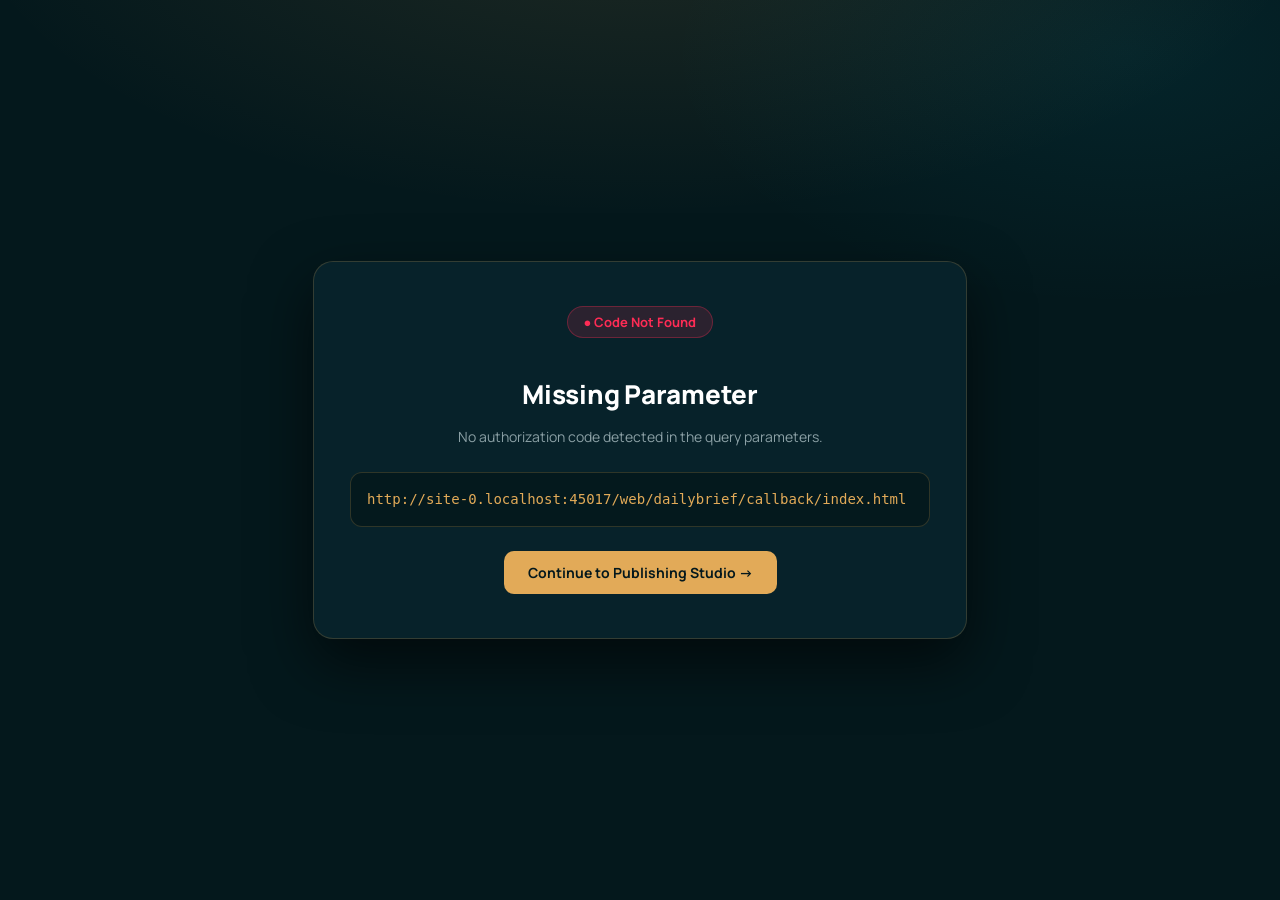
<file: web/dailybrief/callback/index.html>
<!DOCTYPE html>
<html lang="en">
<head>
  <meta charset="UTF-8">
  <meta name="viewport" content="width=device-width, initial-scale=1.0">
  <title>TikTok OAuth Success • Daily Brief Media Studio</title>
  <link rel="preconnect" href="https://fonts.googleapis.com">
  <link rel="preconnect" href="https://fonts.gstatic.com" crossorigin>
  <link href="https://fonts.googleapis.com/css2?family=Manrope:wght@400;600;700;800&display=swap" rel="stylesheet">
  <style>
    :root {
      --bg: #04181C;
      --card: #07222A;
      --border: rgba(226, 170, 88, 0.2);
      --text: #DBE4E6;
      --muted: #8BA0A5;
      --gold: #E2AA58;
      --cyan: #06B6D4;
      --green: #10B981;
      --red: #FE2C55;
    }
    body {
      background: var(--bg);
      color: var(--text);
      font-family: 'Manrope', -apple-system, BlinkMacSystemFont, "Segoe UI", Roboto, sans-serif;
      display: flex;
      align-items: center;
      justify-content: center;
      min-height: 100vh;
      margin: 0;
      padding: 24px;
      box-sizing: border-box;
      background-image:
        radial-gradient(1100px 520px at 50% -12%, rgba(226,170,88,.12), transparent 62%),
        radial-gradient(760px 420px at 88% 6%, rgba(6,182,212,.08), transparent 60%);
      background-repeat: no-repeat;
    }
    .auth-card {
      background: var(--card);
      border: 1px solid var(--border);
      border-radius: 20px;
      padding: 44px 36px;
      max-width: 580px;
      width: 100%;
      text-align: center;
      box-shadow: 0 24px 60px rgba(0,0,0,0.6);
    }
    .success-badge {
      display: inline-flex;
      align-items: center;
      gap: 8px;
      background: rgba(16, 185, 129, 0.15);
      border: 1px solid rgba(16, 185, 129, 0.3);
      color: #34D399;
      padding: 6px 16px;
      border-radius: 20px;
      font-size: 13px;
      font-weight: 700;
      margin-bottom: 20px;
    }
    .error-badge {
      display: inline-flex;
      align-items: center;
      gap: 8px;
      background: rgba(254, 44, 85, 0.15);
      border: 1px solid rgba(254, 44, 85, 0.3);
      color: #FE2C55;
      padding: 6px 16px;
      border-radius: 20px;
      font-size: 13px;
      font-weight: 700;
      margin-bottom: 20px;
    }
    h1 {
      font-size: 26px;
      font-weight: 800;
      letter-spacing: -0.01em;
      margin-bottom: 10px;
      color: #FFF;
    }
    p {
      font-size: 14px;
      color: var(--muted);
      line-height: 1.6;
      margin-bottom: 24px;
    }
    .code-box {
      background: rgba(4, 24, 28, 0.85);
      border: 1px solid var(--border);
      border-radius: 12px;
      padding: 16px;
      font-family: ui-monospace, SFMono-Regular, Menlo, Monaco, Consolas, monospace;
      font-size: 14px;
      word-break: break-all;
      margin-bottom: 24px;
      color: var(--gold);
      user-select: all;
      text-align: left;
      line-height: 1.5;
    }
    .btn-group {
      display: flex;
      justify-content: center;
      gap: 12px;
      flex-wrap: wrap;
    }
    .btn {
      background: var(--gold);
      color: #04181C;
      border: none;
      padding: 12px 24px;
      font-size: 14px;
      font-weight: 700;
      border-radius: 10px;
      cursor: pointer;
      transition: all 0.2s ease;
      display: inline-flex;
      align-items: center;
      gap: 8px;
      text-decoration: none;
    }
    .btn:hover {
      transform: translateY(-1px);
      box-shadow: 0 6px 20px rgba(226, 170, 88, 0.4);
    }
    .btn-secondary {
      background: rgba(255, 255, 255, 0.08);
      color: var(--text);
      border: 1px solid var(--border);
    }
    .btn-secondary:hover {
      background: rgba(255, 255, 255, 0.15);
      box-shadow: none;
      color: #FFF;
    }
  </style>
</head>
<body>
  <div class="auth-card" id="card">
    <div class="success-badge" id="badge">● TikTok OAuth 2.0 Connected</div>
    <h1 id="title">Creator Account Connected</h1>
    <p id="desc">Your TikTok creator profile has been securely authenticated with <strong>Daily Brief Media Studio</strong>. You can now review your video preview, select visibility settings, and publish via Direct Post.</p>
    
    <div class="code-box" id="codeText">Verifying OAuth 2.0 session...</div>
    
    <div class="btn-group">
      <a href="/studio#showcase" class="btn">
        Continue to Publishing Studio &rarr;
      </a>
      <button class="btn btn-secondary" id="copyBtn" onclick="copyCode()">
        Copy OAuth Reference
      </button>
    </div>
  </div>

  <script>
    const urlParams = new URLSearchParams(window.location.search);
    const code = urlParams.get('code');
    const error = urlParams.get('error') || urlParams.get('error_description');

    const badge = document.getElementById('badge');
    const title = document.getElementById('title');
    const desc = document.getElementById('desc');
    const codeText = document.getElementById('codeText');
    const copyBtn = document.getElementById('copyBtn');

    if (error) {
      badge.className = 'error-badge';
      badge.innerText = '● Authorization Error';
      title.innerText = 'Connection Failed';
      desc.innerText = 'TikTok returned an error: ' + error;
      codeText.innerText = error;
      copyBtn.style.display = 'none';
    } else if (code) {
      codeText.innerText = code;
    } else {
      badge.className = 'error-badge';
      badge.innerText = '● Code Not Found';
      title.innerText = 'Missing Parameter';
      desc.innerText = 'No authorization code detected in the query parameters.';
      codeText.innerText = window.location.href;
      copyBtn.style.display = 'none';
    }

    function copyCode() {
      if (code) {
        navigator.clipboard.writeText(code).then(() => {
          copyBtn.innerText = '✓ Copied';
          setTimeout(() => {
            copyBtn.innerText = 'Copy OAuth Reference';
          }, 3000);
        });
      }
    }
  </script>
</body>
</html>
</file>
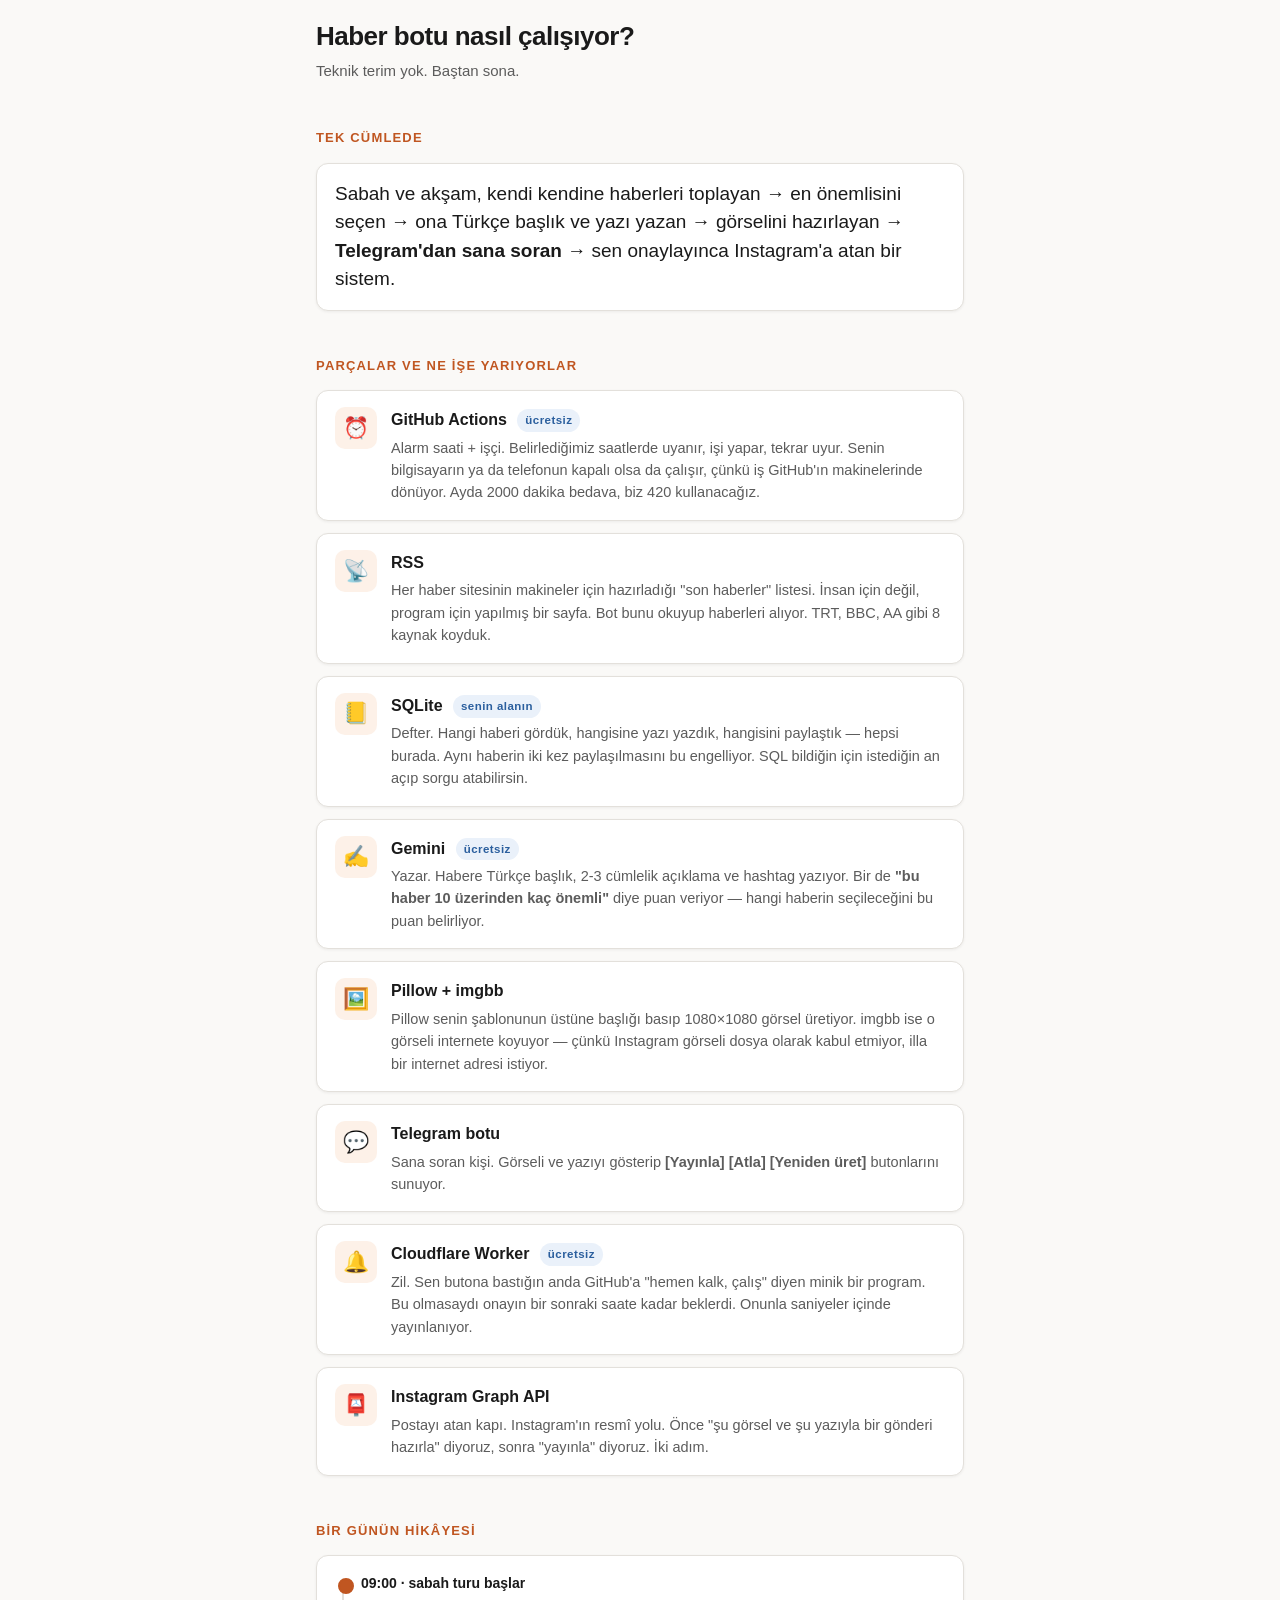
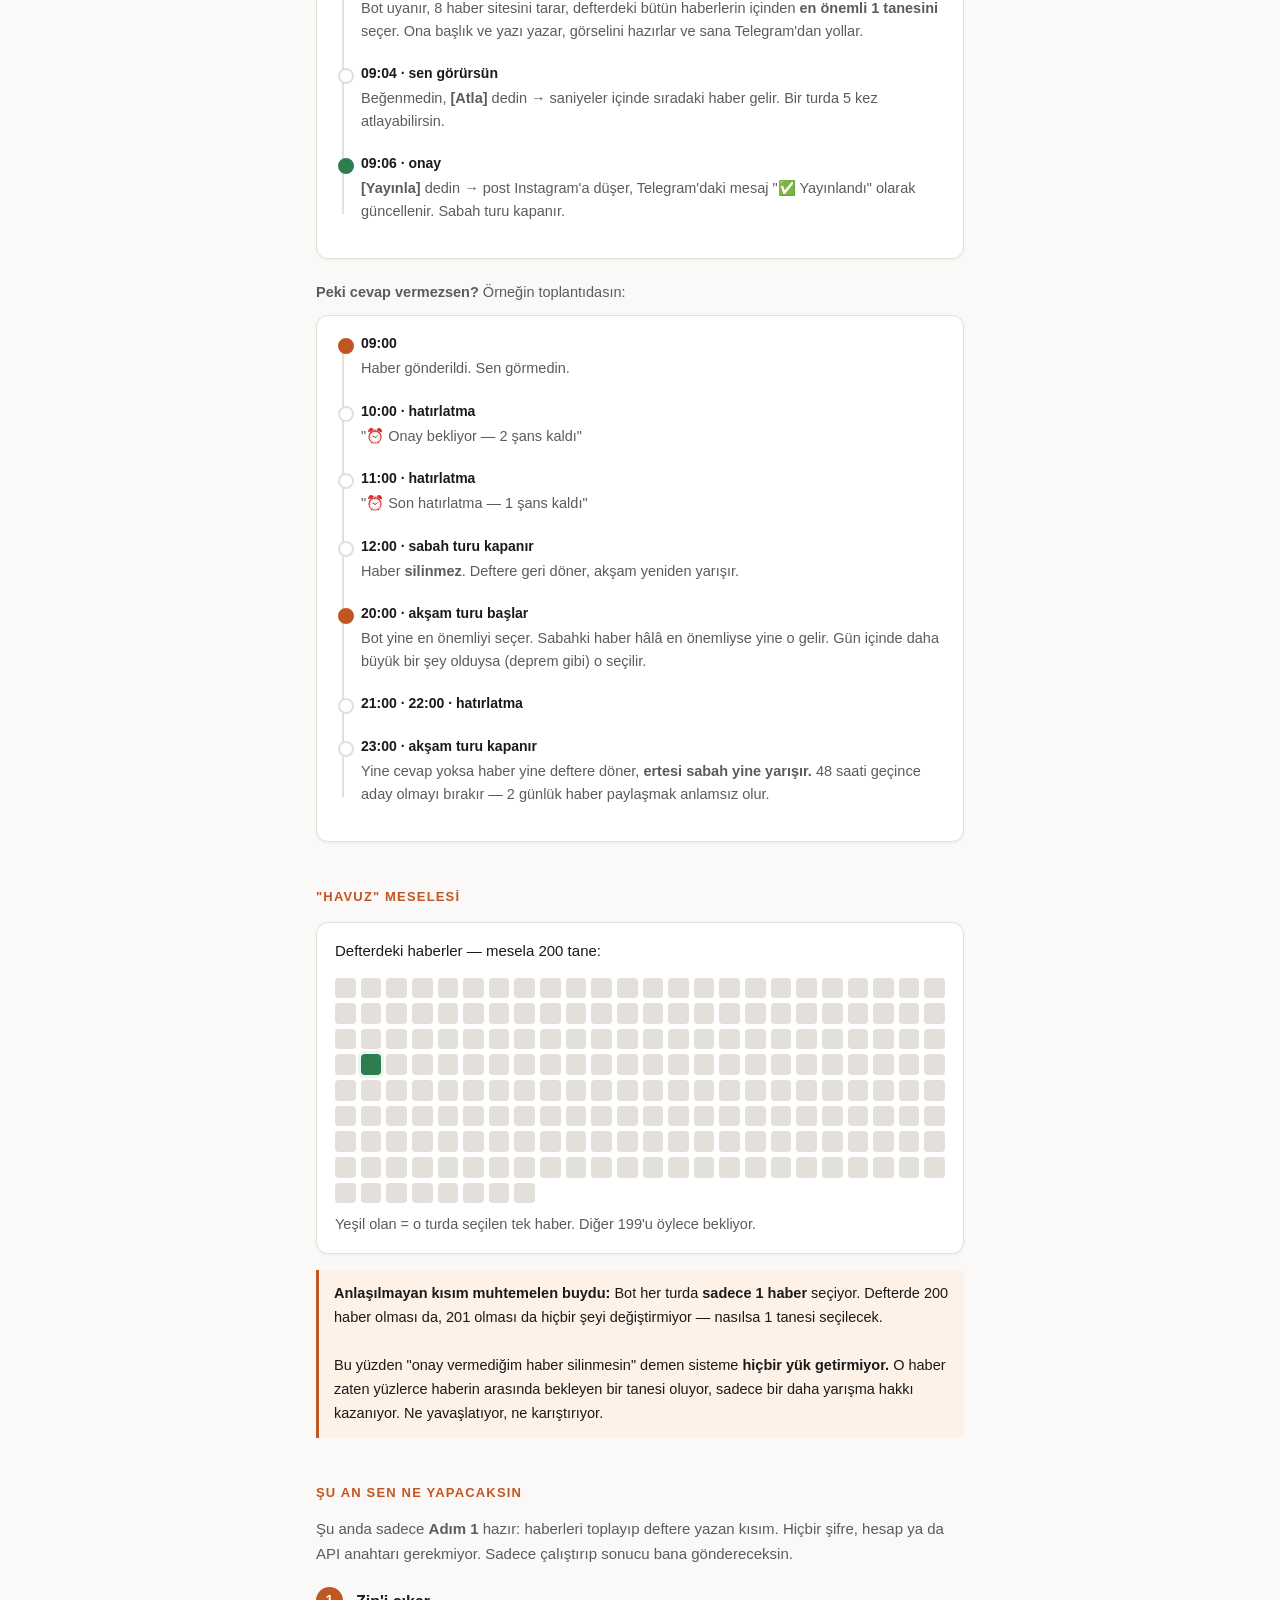
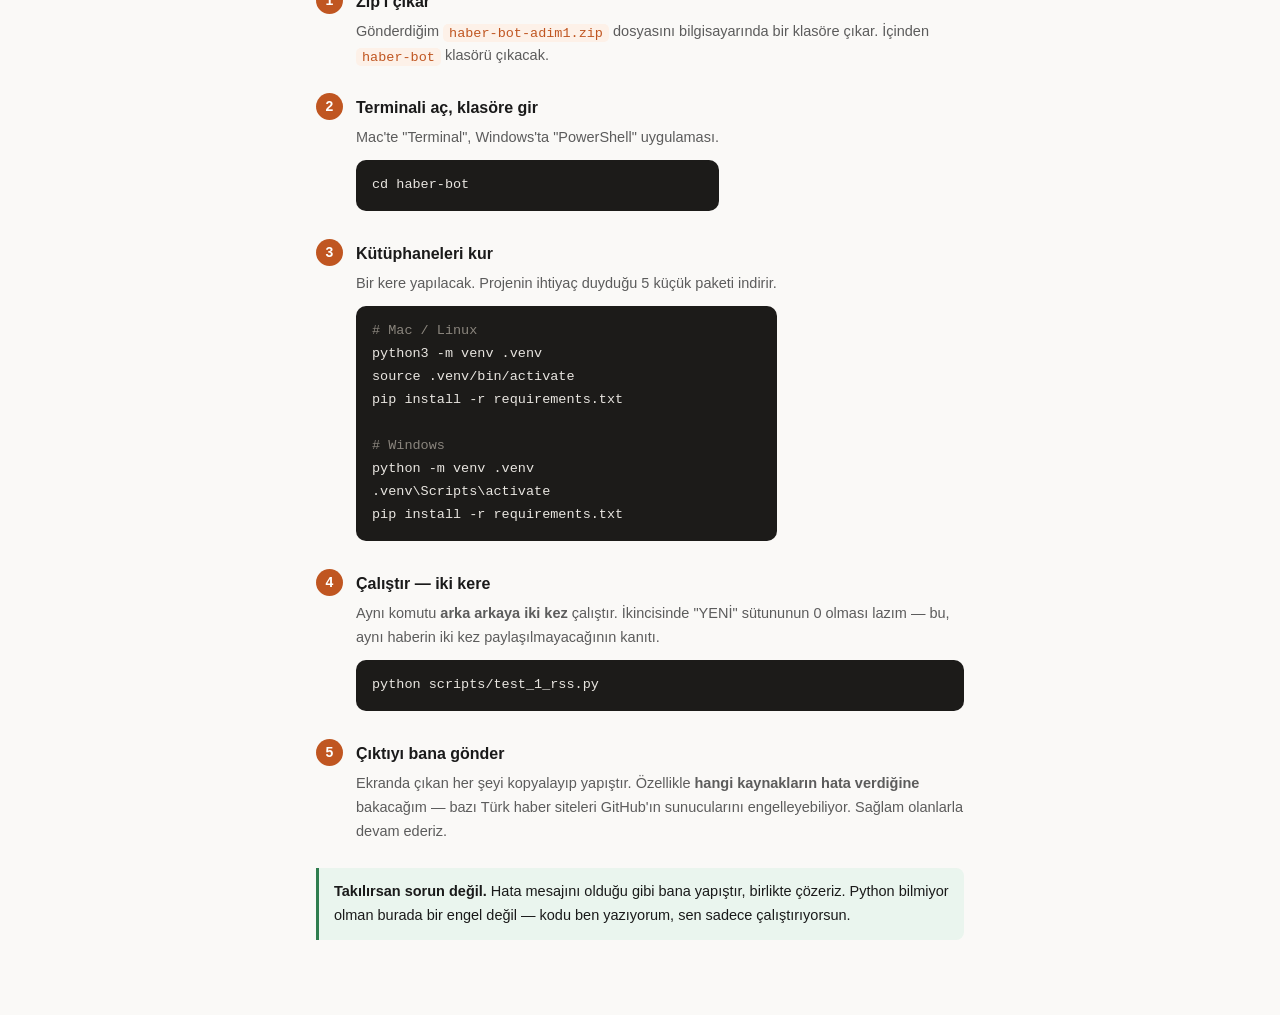
<file: NASIL-CALISIYOR.html>
<!DOCTYPE html>
<html lang="tr">
<head>
<meta charset="utf-8">
<meta name="viewport" content="width=device-width, initial-scale=1">
<title>Haber Botu — Nasıl Çalışıyor</title>
<style>
  :root{
    --bg:#faf9f7; --card:#ffffff; --ink:#1a1a1a; --soft:#5c5c5c;
    --line:#e3e0db; --accent:#c05621; --accent-soft:#fdf1e8;
    --green:#2f7d4f; --green-soft:#eaf5ee; --blue:#2b5f9e; --blue-soft:#eaf1fa;
    --shadow:0 1px 3px rgba(0,0,0,.06);
  }
  @media (prefers-color-scheme: dark){
    :root{
      --bg:#161513; --card:#1f1e1c; --ink:#f0eeea; --soft:#a3a09a;
      --line:#33312e; --accent:#e08a4f; --accent-soft:#2a201a;
      --green:#6bbd8a; --green-soft:#1a2620; --blue:#7aa9e0; --blue-soft:#1a2130;
      --shadow:none;
    }
  }
  *{box-sizing:border-box}
  body{
    margin:0; padding:20px 16px 60px; background:var(--bg); color:var(--ink);
    font:16px/1.65 -apple-system,BlinkMacSystemFont,"Segoe UI",Roboto,sans-serif;
    max-width:680px; margin-inline:auto; -webkit-text-size-adjust:100%;
  }
  h1{font-size:26px; line-height:1.25; margin:0 0 6px; letter-spacing:-.02em}
  .sub{color:var(--soft); margin:0 0 32px; font-size:15px}
  h2{
    font-size:13px; text-transform:uppercase; letter-spacing:.09em;
    color:var(--accent); margin:44px 0 14px; font-weight:700;
  }
  .card{
    background:var(--card); border:1px solid var(--line); border-radius:12px;
    padding:16px 18px; margin-bottom:12px; box-shadow:var(--shadow);
  }
  .big{font-size:19px; line-height:1.5; font-weight:500}
  .part{display:flex; gap:14px; align-items:flex-start}
  .icon{
    flex:0 0 42px; height:42px; border-radius:10px; background:var(--accent-soft);
    display:flex; align-items:center; justify-content:center; font-size:21px;
  }
  .part h3{margin:0 0 3px; font-size:16px}
  .part p{margin:0; color:var(--soft); font-size:14.5px; line-height:1.55}
  .tag{
    display:inline-block; font-size:11.5px; letter-spacing:.04em; padding:2px 8px;
    border-radius:20px; background:var(--blue-soft); color:var(--blue);
    font-weight:600; margin-left:6px; vertical-align:1px;
  }
  .tl{position:relative; padding-left:26px; margin:0}
  .tl::before{
    content:""; position:absolute; left:7px; top:8px; bottom:8px;
    width:2px; background:var(--line);
  }
  .ev{position:relative; margin-bottom:20px}
  .ev::before{
    content:""; position:absolute; left:-23px; top:6px; width:12px; height:12px;
    border-radius:50%; background:var(--card); border:2px solid var(--line);
  }
  .ev.hit::before{background:var(--accent); border-color:var(--accent)}
  .ev.win::before{background:var(--green); border-color:var(--green)}
  .t{font-weight:700; font-size:14px; font-variant-numeric:tabular-nums}
  .ev p{margin:2px 0 0; font-size:14.5px; color:var(--soft); line-height:1.55}
  .pool{
    display:grid; grid-template-columns:repeat(auto-fill,minmax(20px,1fr));
    gap:5px; margin:14px 0 4px;
  }
  .dot{aspect-ratio:1; border-radius:4px; background:var(--line)}
  .dot.sel{background:var(--green); box-shadow:0 0 0 3px var(--green-soft)}
  code{
    background:var(--accent-soft); color:var(--accent); padding:1.5px 6px;
    border-radius:5px; font-size:13.5px; font-family:ui-monospace,SFMono-Regular,Menlo,monospace;
  }
  pre{
    background:#1c1b19; color:#e8e5e0; padding:14px 16px; border-radius:10px;
    overflow-x:auto; font-size:13.5px; line-height:1.7; margin:10px 0;
    font-family:ui-monospace,SFMono-Regular,Menlo,monospace;
  }
  pre .c{color:#8a857d}
  .step{display:flex; gap:13px; margin-bottom:18px}
  .num{
    flex:0 0 27px; height:27px; border-radius:50%; background:var(--accent);
    color:#fff; font-weight:700; font-size:14px; display:flex;
    align-items:center; justify-content:center;
  }
  .step h3{margin:2px 0 5px; font-size:16px}
  .step p{margin:0 0 6px; font-size:14.5px; color:var(--soft)}
  .note{
    border-left:3px solid var(--accent); background:var(--accent-soft);
    padding:12px 15px; border-radius:0 8px 8px 0; font-size:14.5px; margin:16px 0;
  }
  .ok{border-left-color:var(--green); background:var(--green-soft)}
  strong{font-weight:650}
</style>
</head>
<body>

<h1>Haber botu nasıl çalışıyor?</h1>
<p class="sub">Teknik terim yok. Baştan sona.</p>

<h2>Tek cümlede</h2>
<div class="card big">
  Sabah ve akşam, kendi kendine haberleri toplayan → en önemlisini seçen →
  ona Türkçe başlık ve yazı yazan → görselini hazırlayan →
  <strong>Telegram'dan sana soran</strong> → sen onaylayınca Instagram'a atan bir sistem.
</div>

<h2>Parçalar ve ne işe yarıyorlar</h2>

<div class="card part">
  <div class="icon">⏰</div>
  <div>
    <h3>GitHub Actions <span class="tag">ücretsiz</span></h3>
    <p>Alarm saati + işçi. Belirlediğimiz saatlerde uyanır, işi yapar, tekrar uyur.
    Senin bilgisayarın ya da telefonun kapalı olsa da çalışır, çünkü iş
    GitHub'ın makinelerinde dönüyor. Ayda 2000 dakika bedava, biz 420 kullanacağız.</p>
  </div>
</div>

<div class="card part">
  <div class="icon">📡</div>
  <div>
    <h3>RSS</h3>
    <p>Her haber sitesinin makineler için hazırladığı "son haberler" listesi.
    İnsan için değil, program için yapılmış bir sayfa. Bot bunu okuyup
    haberleri alıyor. TRT, BBC, AA gibi 8 kaynak koyduk.</p>
  </div>
</div>

<div class="card part">
  <div class="icon">📒</div>
  <div>
    <h3>SQLite <span class="tag">senin alanın</span></h3>
    <p>Defter. Hangi haberi gördük, hangisine yazı yazdık, hangisini paylaştık —
    hepsi burada. Aynı haberin iki kez paylaşılmasını bu engelliyor.
    SQL bildiğin için istediğin an açıp sorgu atabilirsin.</p>
  </div>
</div>

<div class="card part">
  <div class="icon">✍️</div>
  <div>
    <h3>Gemini <span class="tag">ücretsiz</span></h3>
    <p>Yazar. Habere Türkçe başlık, 2-3 cümlelik açıklama ve hashtag yazıyor.
    Bir de <strong>"bu haber 10 üzerinden kaç önemli"</strong> diye puan veriyor —
    hangi haberin seçileceğini bu puan belirliyor.</p>
  </div>
</div>

<div class="card part">
  <div class="icon">🖼️</div>
  <div>
    <h3>Pillow + imgbb</h3>
    <p>Pillow senin şablonunun üstüne başlığı basıp 1080×1080 görsel üretiyor.
    imgbb ise o görseli internete koyuyor — çünkü Instagram görseli
    dosya olarak kabul etmiyor, illa bir internet adresi istiyor.</p>
  </div>
</div>

<div class="card part">
  <div class="icon">💬</div>
  <div>
    <h3>Telegram botu</h3>
    <p>Sana soran kişi. Görseli ve yazıyı gösterip
    <strong>[Yayınla] [Atla] [Yeniden üret]</strong> butonlarını sunuyor.</p>
  </div>
</div>

<div class="card part">
  <div class="icon">🔔</div>
  <div>
    <h3>Cloudflare Worker <span class="tag">ücretsiz</span></h3>
    <p>Zil. Sen butona bastığın anda GitHub'a "hemen kalk, çalış" diyen
    minik bir program. Bu olmasaydı onayın bir sonraki saate kadar beklerdi.
    Onunla saniyeler içinde yayınlanıyor.</p>
  </div>
</div>

<div class="card part">
  <div class="icon">📮</div>
  <div>
    <h3>Instagram Graph API</h3>
    <p>Postayı atan kapı. Instagram'ın resmî yolu. Önce "şu görsel ve şu yazıyla
    bir gönderi hazırla" diyoruz, sonra "yayınla" diyoruz. İki adım.</p>
  </div>
</div>

<h2>Bir günün hikâyesi</h2>
<div class="card">
  <div class="tl">
    <div class="ev hit">
      <div class="t">09:00 · sabah turu başlar</div>
      <p>Bot uyanır, 8 haber sitesini tarar, defterdeki bütün haberlerin içinden
      <strong>en önemli 1 tanesini</strong> seçer. Ona başlık ve yazı yazar,
      görselini hazırlar ve sana Telegram'dan yollar.</p>
    </div>
    <div class="ev">
      <div class="t">09:04 · sen görürsün</div>
      <p>Beğenmedin, <strong>[Atla]</strong> dedin → saniyeler içinde sıradaki haber gelir.
      Bir turda 5 kez atlayabilirsin.</p>
    </div>
    <div class="ev win">
      <div class="t">09:06 · onay</div>
      <p><strong>[Yayınla]</strong> dedin → post Instagram'a düşer, Telegram'daki mesaj
      "✅ Yayınlandı" olarak güncellenir. Sabah turu kapanır.</p>
    </div>
  </div>
</div>

<p style="color:var(--soft); font-size:14.5px; margin:22px 0 10px">
  <strong>Peki cevap vermezsen?</strong> Örneğin toplantıdasın:
</p>

<div class="card">
  <div class="tl">
    <div class="ev hit"><div class="t">09:00</div><p>Haber gönderildi. Sen görmedin.</p></div>
    <div class="ev"><div class="t">10:00 · hatırlatma</div><p>"⏰ Onay bekliyor — 2 şans kaldı"</p></div>
    <div class="ev"><div class="t">11:00 · hatırlatma</div><p>"⏰ Son hatırlatma — 1 şans kaldı"</p></div>
    <div class="ev"><div class="t">12:00 · sabah turu kapanır</div>
      <p>Haber <strong>silinmez</strong>. Deftere geri döner, akşam yeniden yarışır.</p></div>
    <div class="ev hit"><div class="t">20:00 · akşam turu başlar</div>
      <p>Bot yine en önemliyi seçer. Sabahki haber hâlâ en önemliyse yine o gelir.
      Gün içinde daha büyük bir şey olduysa (deprem gibi) o seçilir.</p></div>
    <div class="ev"><div class="t">21:00 · 22:00 · hatırlatma</div><p></p></div>
    <div class="ev"><div class="t">23:00 · akşam turu kapanır</div>
      <p>Yine cevap yoksa haber yine deftere döner, <strong>ertesi sabah yine yarışır.</strong>
      48 saati geçince aday olmayı bırakır — 2 günlük haber paylaşmak anlamsız olur.</p></div>
  </div>
</div>

<h2>"Havuz" meselesi</h2>

<div class="card">
  <p style="margin:0 0 4px; font-size:15px">Defterdeki haberler — mesela 200 tane:</p>
  <div class="pool" id="pool"></div>
  <p style="margin:10px 0 0; font-size:14.5px; color:var(--soft)">
    Yeşil olan = o turda seçilen tek haber. Diğer 199'u öylece bekliyor.
  </p>
</div>

<div class="note">
  <strong>Anlaşılmayan kısım muhtemelen buydu:</strong> Bot her turda
  <strong>sadece 1 haber</strong> seçiyor. Defterde 200 haber olması da,
  201 olması da hiçbir şeyi değiştirmiyor — nasılsa 1 tanesi seçilecek.
  <br><br>
  Bu yüzden "onay vermediğim haber silinmesin" demen sisteme
  <strong>hiçbir yük getirmiyor.</strong> O haber zaten yüzlerce haberin
  arasında bekleyen bir tanesi oluyor, sadece bir daha yarışma hakkı kazanıyor.
  Ne yavaşlatıyor, ne karıştırıyor.
</div>

<h2>Şu an sen ne yapacaksın</h2>

<p style="color:var(--soft); font-size:15px; margin:0 0 20px">
  Şu anda sadece <strong>Adım 1</strong> hazır: haberleri toplayıp deftere yazan kısım.
  Hiçbir şifre, hesap ya da API anahtarı gerekmiyor. Sadece çalıştırıp
  sonucu bana göndereceksin.
</p>

<div class="step">
  <div class="num">1</div>
  <div>
    <h3>Zip'i çıkar</h3>
    <p>Gönderdiğim <code>haber-bot-adim1.zip</code> dosyasını bilgisayarında
    bir klasöre çıkar. İçinden <code>haber-bot</code> klasörü çıkacak.</p>
  </div>
</div>

<div class="step">
  <div class="num">2</div>
  <div>
    <h3>Terminali aç, klasöre gir</h3>
    <p>Mac'te "Terminal", Windows'ta "PowerShell" uygulaması.</p>
    <pre>cd haber-bot</pre>
  </div>
</div>

<div class="step">
  <div class="num">3</div>
  <div>
    <h3>Kütüphaneleri kur</h3>
    <p>Bir kere yapılacak. Projenin ihtiyaç duyduğu 5 küçük paketi indirir.</p>
    <pre><span class="c"># Mac / Linux</span>
python3 -m venv .venv
source .venv/bin/activate
pip install -r requirements.txt

<span class="c"># Windows</span>
python -m venv .venv
.venv\Scripts\activate
pip install -r requirements.txt</pre>
  </div>
</div>

<div class="step">
  <div class="num">4</div>
  <div>
    <h3>Çalıştır — iki kere</h3>
    <p>Aynı komutu <strong>arka arkaya iki kez</strong> çalıştır.
    İkincisinde "YENİ" sütununun 0 olması lazım — bu, aynı haberin
    iki kez paylaşılmayacağının kanıtı.</p>
    <pre>python scripts/test_1_rss.py</pre>
  </div>
</div>

<div class="step">
  <div class="num">5</div>
  <div>
    <h3>Çıktıyı bana gönder</h3>
    <p>Ekranda çıkan her şeyi kopyalayıp yapıştır. Özellikle
    <strong>hangi kaynakların hata verdiğine</strong> bakacağım —
    bazı Türk haber siteleri GitHub'ın sunucularını engelleyebiliyor.
    Sağlam olanlarla devam ederiz.</p>
  </div>
</div>

<div class="note ok">
  <strong>Takılırsan sorun değil.</strong> Hata mesajını olduğu gibi bana yapıştır,
  birlikte çözeriz. Python bilmiyor olman burada bir engel değil —
  kodu ben yazıyorum, sen sadece çalıştırıyorsun.
</div>

<script>
  const pool = document.getElementById('pool');
  for (let i = 0; i < 200; i++) {
    const d = document.createElement('div');
    d.className = 'dot' + (i === 73 ? ' sel' : '');
    pool.appendChild(d);
  }
</script>

</body>
</html>
</file>
